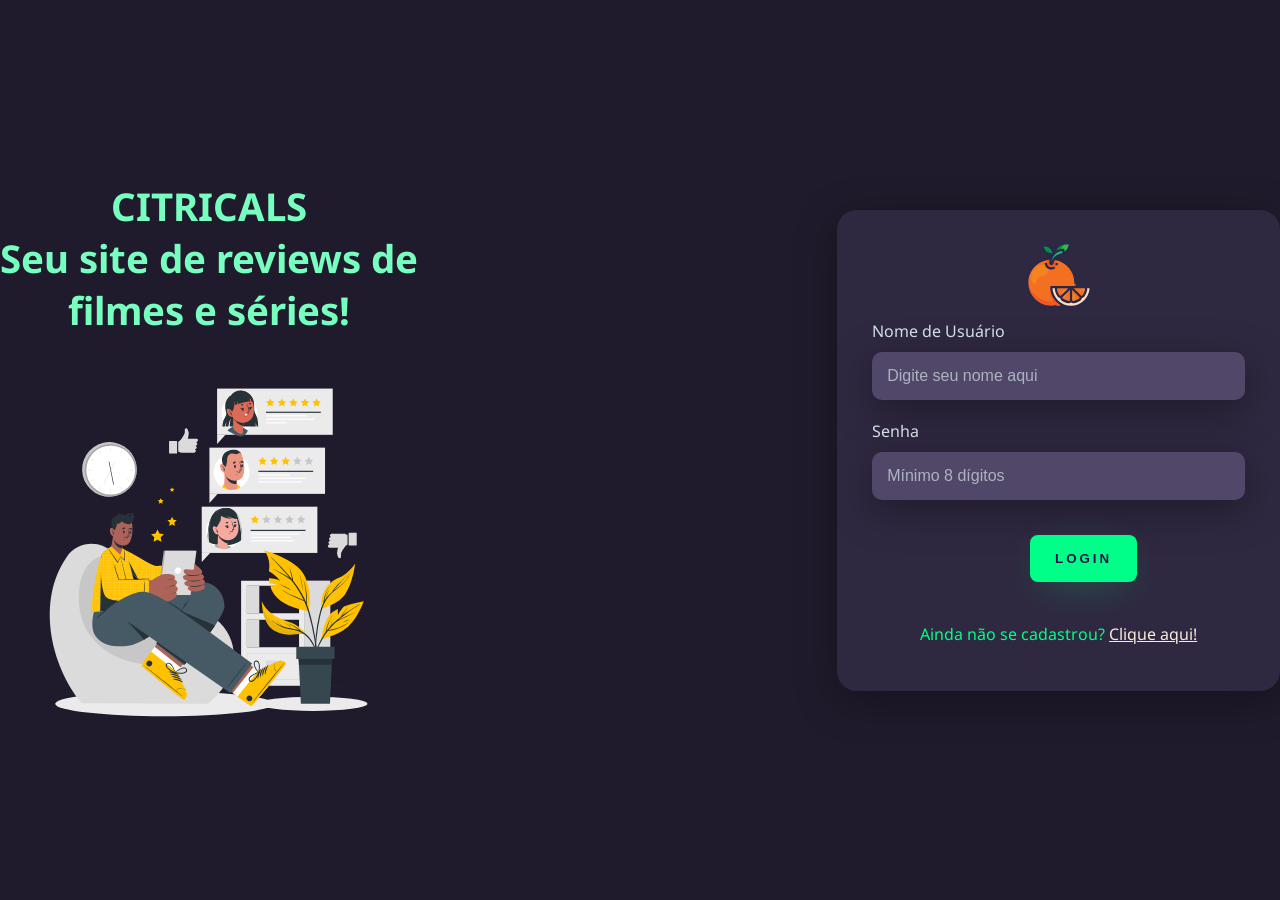
<file: index.html>
<!DOCTYPE html>
<html lang="pt-br">
<head>
    <meta charset="UTF-8">
    <meta http-equiv="X-UA-Compatible" content="IE=edge">
    <meta name="viewport" content="width=device-width, initial-scale=1.0">
    <link rel="stylesheet" href="style.css">
    <link rel="shortcut icon" href="orange_food_fruit_icon_182571.svg" type="image/x-icon">
    <title>Login Page</title>
</head>
<body>
   <div class="main-login">
    <div class="left-login">
        <h1><center>CITRICALS<br> Seu site de reviews de filmes e séries!</center></h1>
        <img src="login-page-image.svg" class="left-login-image" alt="animação da página de login">
    </div>
    <div class="right-login"></div>
    <div class="card-login">
       <img src="orange_food_fruit_icon_182571.svg" alt="icon do site">
        <div class="textfield">
            <label for="usuario">Nome de Usuário</label>
            <input type="text" name="usuario" placeholder="Digite seu nome aqui" minlength="5" required>
        </div>
        <div class="textfield">
            <label for="senha">Senha</label>
            <input type="password" name="senha" placeholder="Mínimo 8 dígitos" minlength="8" required>
        </div>
        <a href="menu.html"><button class="btn-login">Login</button></a>
        <div class="submit">
            <p class="sign">Ainda não se cadastrou? <a href="sign-here.html" class="sign-here">Clique aqui!</a></p>
        </div>
    </div>
   </div>
</body>
</html>
</file>
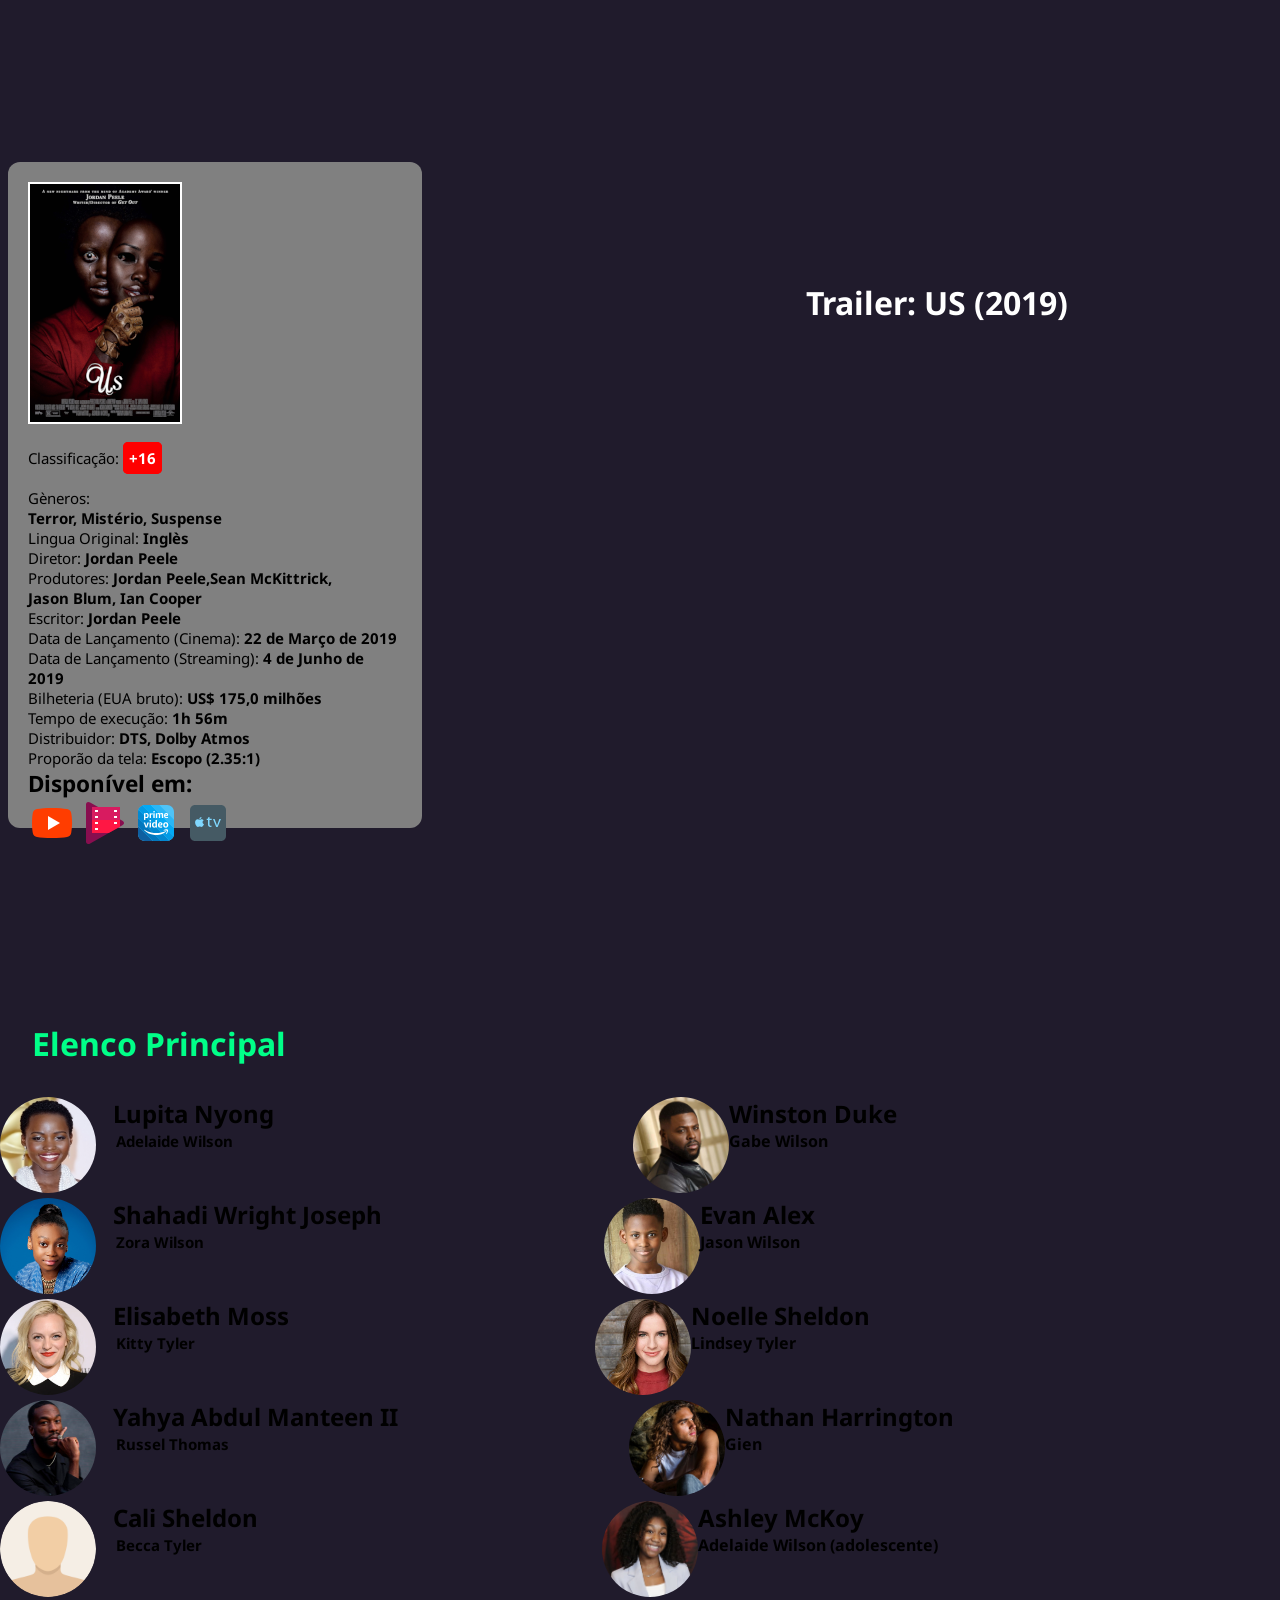
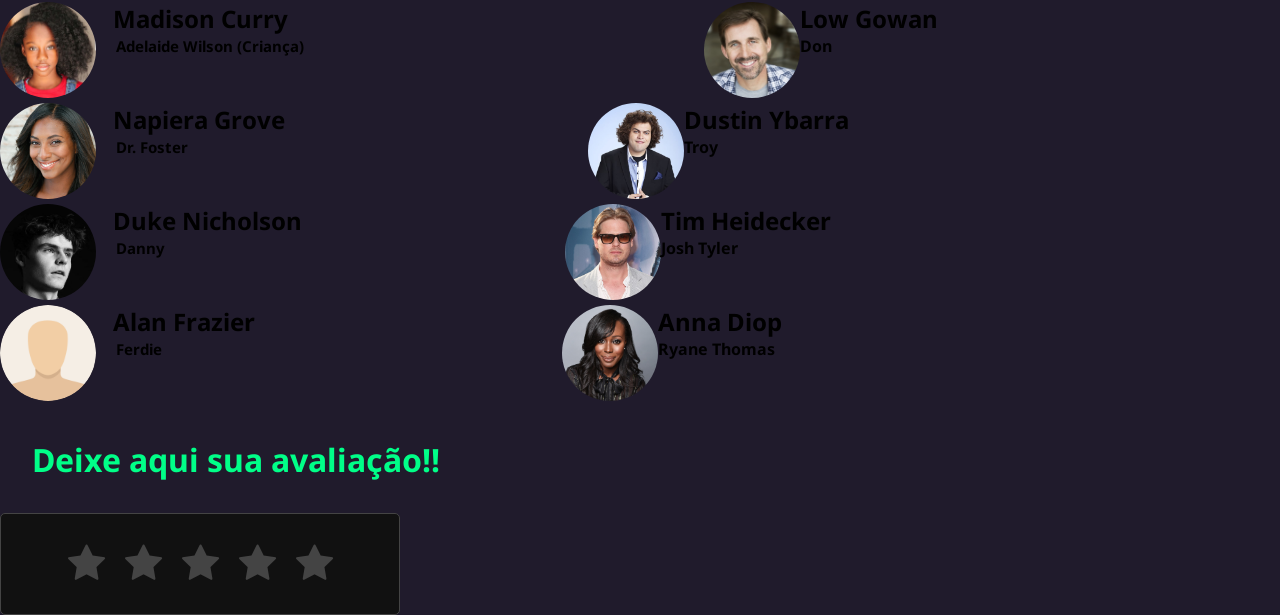
<file: filme1.html>
<!DOCTYPE html>
<html lang="pt-br">
<head>
    <meta charset="UTF-8">
    <meta http-equiv="X-UA-Compatible" content="IE=edge">
    <meta name="viewport" content="width=device-width, initial-scale=1.0">
    <link rel="stylesheet" href="MEU.css">
    <link rel="shortcut icon" href="/orange_food_fruit_icon_182571.svg" type="image/x-icon">
    <link rel="stylesheet" href="https://cdnjs.cloudflare.com/ajax/libs/font-awesome/4.7.0/css/font-awesome.min.css">
    <title>US (2019)</title>
</head>
<body>
    <div class="page-princ">
        <div class="page-princ-info">
            <div class="page-princ-info-content">
            <img class="banner" src="pictures/banner1.png" alt="banner"> <br><br>
                Classificação: <span id="rating1"><b>+16</b></span>
                <br><br>
                Gèneros: <br>
                <b>Terror,</b> <b>Mistério,</b> <b>Suspense</b> <br>
                Lingua Original: <b>Inglès</b> <br>
                Diretor: <b>Jordan Peele</b> <br>
                Produtores: <b>Jordan Peele,Sean McKittrick, <br>Jason Blum, Ian Cooper</b> <br>
                Escritor: <b>Jordan Peele</b> <br>
                Data de Lançamento (Cinema): <b>22 de Março de 2019</b> <br>
                Data de Lançamento (Streaming): <b>4 de Junho de 2019</b> <br>
                Bilheteria (EUA bruto): <b>US$ 175,0 milhões</b><br>
                Tempo de execução: <b>1h 56m</b><br>
                Distribuidor: <b>DTS, Dolby Atmos</b><br>
                Proporão da tela: <b>Escopo (2.35:1)</b>
                <h2>Disponível em:</h2>
                <a href="https://www.youtube.com/watch?v=amK9amZL_eA" target="_blank"><img src="/pictures/streamings/icons8-reproduzir-youtube.svg" alt="Youtube"></a>
                <a href="https://play.google.com/store/movies/details?id=HSUMxFQSvyY.P&pli=1" target="_blank"><img src="/pictures/streamings/icons8-google-play-movies-and-tv.svg" alt="google play Filmes e TV"></a>
                <a href="https://www.primevideo.com/dp/amzn1.dv.gti.9cb7879b-4b13-d19b-a0d8-914ed9e6c7f3?autoplay=0&ref_=atv_cf_strg_wb" target="_blank"><img src="/pictures/streamings/icons8-amazon-prime-video.svg" alt="amazon prime video"></a>
                <a href="https://tv.apple.com/br/movie/us-2019/umc.cmc.5q0ac7qkd97k4jhx4qiimjz58?action=play" target="_blank"><img src="/pictures/streamings/icons8-apple-tv.svg" alt="Apple TV"></a>
            </div>
        </div>
        <div class="right-content"></div>
        <div id="YTrailer">
            <h1><center>Trailer: US (2019)</center></h1>
            <iframe width="650" height="380" src="https://www.youtube.com/embed/fQ19DupGfzk?autoplay=1&mute=1" title="Nós - Trailer Oficial (Universal Pictures) HD" frameborder="0" allow="accelerometer; autoplay; clipboard-write; encrypted-media; gyroscope; picture-in-picture" allowfullscreen></iframe>
        </div>
    </div>
    <div class="cast-title">
        <h1>Elenco Principal</h1>
    </div>
    <div class="cast-area">
        <div class="cast-photo-left">
            <a href="https://pt.wikipedia.org/wiki/Lupita_Nyong%27o"><img src="/pictures/lupita-nyongo_oscars-2015-makeupjpg.jpg" alt="Lupita Nyong"></a>
            </div>
            <div class="cast-left-name">
                <a href="https://pt.wikipedia.org/wiki/Lupita_Nyong%27o" target="_blank"><h2>Lupita Nyong<br></h2><b>Adelaide Wilson</b></a>
            </div>
                <div class="cast-photo-right">
                    <a href="https://pt.wikipedia.org/wiki/Winston_Duke" target="_blank"> <img src="/pictures/Winston-Duke-Photo.jpg" alt=""></a><a href="https://pt.wikipedia.org/wiki/Winston_Duke">
                </div>
                <div class="cast-right-name">
                    <h2>Winston Duke</h2><b>Gabe Wilson</b></a>
                </div>
        </div>
    </div>
    <div class="cast-area">
        <div class="cast-photo-left">
            <a href="https://en.wikipedia.org/wiki/Shahadi_Wright_Joseph" target="_blank"><img src="/pictures/-_xPjSYRVa6hOXW7rjwRrdUO3fG2hFrPpCeXjWq6lGUCA6kCXFLcejGyVTw-M0Fr5uvGgl1RBiJmrXvEQXEp1SZo6h8fgvLX63-FihRlT5iQnFENfpGOkXId3t7DXQUx.jpg" alt=""></a>
        </div>
        <div class="cast-left-name">
            <a href="https://en.wikipedia.org/wiki/Shahadi_Wright_Joseph" target="_blank"><h2>Shahadi Wright Joseph</h2><b>Zora Wilson</b></a>
        </div>
            <div class="cast-photo-right">
                <a href="https://en.everybodywiki.com/Evan_Alex"><img src="/pictures/4287.jpg" alt=""></a>
            </div>
            <div class="cast-right-name">
                <a href="https://en.everybodywiki.com/Evan_Alex"><h2>Evan Alex</h2><b>Jason Wilson</b></a>
            </div>
    </div>
    <div class="cast-area">
        <div class="cast-photo-left">
            <a href="https://pt.wikipedia.org/wiki/Elisabeth_Moss" target="_blank"><img src="/pictures/513832fdc70a265aeb62d06e8f0e384148-29-elizabeth-moss.rsquare.w700.webp" alt=""></a>
        </div>
        <div class="cast-left-name">
            <a href="https://pt.wikipedia.org/wiki/Elisabeth_Moss" target="_blank"><h2>Elisabeth Moss</h2><b>Kitty Tyler</b></a>
        </div>
            <div class="cast-photo-right">
                <a href=""><img src="/pictures/666full-noelle-sheldon.jpg" alt=""></a>
            </div>
            <div class="cast-right-name">
                <a href=""><h2>Noelle Sheldon</h2><b>Lindsey Tyler</b></a>
            </div>
    </div>
    <div class="cast-area">
        <div class="cast-photo-left">
            <a href="https://pt.wikipedia.org/wiki/Yahya_Abdul-Mateen_II" target="_blank"><img src="/pictures/NYET302-127_2020_123625.jpg" alt=""></a>
        </div>
        <div class="cast-left-name">
            <a href="https://pt.wikipedia.org/wiki/Yahya_Abdul-Mateen_II" target="_blank"><h2>Yahya Abdul Manteen II</h2><b>Russel Thomas</b></a>
        </div>
        <div class="cast-photo-right">
            <img src="/pictures/Zs_qLe-VWrVSUW0r6v-A1TjZe5pU9ojhapkEi6uSSQjzEv21T7r_oAHojJEcJJ5U2SDNR1EGg5s2T5-UrUYJHwoFLjkqrEsEaTGLvPSDK-BKpDPxqGzb73LZvJeiZhd8.jpg" alt="">
        </div>
        <div class="cast-right-name">
            <h2>Nathan Harrington</h2><b>Gien</b>
        </div>
    </div>
    <div class="cast-area">
        <div class="cast-photo-left">
            <img src="/pictures/user.ico" alt="">
        </div>
        <div class="cast-left-name">
            <h2>Cali Sheldon</h2><b>Becca Tyler</b>
        </div>
        <div class="cast-photo-right">
            <img src="/pictures/US-PREMIERE.jpg" alt="">
        </div>
        <div class="cast-right-name">
            <h2>Ashley McKoy</h2><b>Adelaide Wilson (adolescente)</b>
        </div>
    </div>
    <div class="cast-area">
        <div class="cast-photo-left">
            <img src="/pictures/MmzTrJu6OUhcabAoguuqmhd-1RtFlyDEM01Iaa3P9GWuIJUZZrBabt8b5BNujotb4LHlzE5r_DdLWDre17przgdSQDtFOHy4KfOedcKg-3M.jpg" alt="">
        </div>
        <div class="cast-left-name">
            <h2>Madison Curry</h2><b>Adelaide Wilson (Criança)</b>
        </div>
            <div class="cast-photo-right">
                <img src="/pictures/a21488cc05819744dea77c91.jpg" alt="">
            </div>
            <div class="cast-right-name">
                <h2>Low Gowan</h2><b>Don</b>
            </div>
    </div>
    <div class="cast-area">
        <div class="cast-photo-left">
            <img src="/pictures/FwU3EZ0Qm966LieWIs-6xAer8gEfNNXT44OhI0SUS0T6Cjayzbe_bPf9uLBN7MgJyjO98g7NFHDxqCosES-AM_PkXGJdMoB7iU90dk8hMaQ0MX9iJepO_enbaG5W-Z_H.jpg" alt="">
        </div>
        <div class="cast-left-name">
            <h2>Napiera Grove</h2><b>Dr. Foster</b>
        </div>
        <div class="cast-photo-right">
            <img src="/pictures/MV5BOTg1MzI3MjAyNF5BMl5BanBnXkFtZTcwNDkzMjE1OQ@@._V1_UY1200_CR172,0,630,1200_AL_.jpg" alt="">
        </div>
        <div class="cast-right">
            <a href="https://en.wikipedia.org/wiki/Dustin_Ybarra" target="_blank"><h2>Dustin Ybarra</h2><b>Troy</b></a>
        </div>
    </div>
    <div class="cast-area">
        <div class="cast-photo-left">
            <img src="/pictures/th.png" alt="">
        </div>
        <div class="cast-left-name">
            <h2>Duke Nicholson</h2><b>Danny</b>
        </div>
        <div class="cast-photo-right">
            <a href="https://en.wikipedia.org/wiki/Tim_Heidecker" target="_blank"><img src="/pictures/Tim-Heidecker-1476455702-640x639.jpg" alt=""></a>
        </div>
        <div class="cast-right-name">
            <a href="https://en.wikipedia.org/wiki/Tim_Heidecker" target="_blank"><h2>Tim Heidecker</h2><b>Josh Tyler</b></a>
        </div>
    </div>
    <div class="cast-area">
        <div class="cast-photo-left">
            <img src="/pictures/user.ico" alt="Alan Frazier">
        </div>
        <div class="cast-left-name">
            <h2>Alan Frazier</h2><b>Ferdie</b>
        </div>
        <div class="cast-photo-right">
            <a href="https://pt.wikipedia.org/wiki/Anna_Diop" target="_blank"><img src="/pictures/Hot-Pictures-Of-Anna-Diop-13.jpg" alt=""></a>
        </div>
        <div class="cast-right-name">
            <a href="https://pt.wikipedia.org/wiki/Anna_Diop" target="_blank"><h2>Anna Diop</h2><b>Ryane Thomas</b></a>
    </div>
    </div>
    <h1 class="avaliation">Deixe aqui sua avaliação!!</h1>
    <div class="comment-section">
        <div class="post">
            <div class="text">Obrigado pela sua avaliação!</div>
            <div class="edit">EDITAR</div>
        </div>
        <div class="star-widget">
            <input type="radio" name="rate" id="rate-5">
            <label for="rate-5" class="fa fa-star"></label>
            <input type="radio" name="rate" id="rate-4">
            <label for="rate-4" class="fa fa-star"></label>
            <input type="radio" name="rate" id="rate-3">
            <label for="rate-3" class="fa fa-star"></label>
            <input type="radio" name="rate" id="rate-2">
            <label for="rate-2" class="fa fa-star"></label>
            <input type="radio" name="rate" id="rate-1">
            <label for="rate-1" class="fa fa-star"></label>
            <form action="#">
                <header></header>
                <div class="textarea">
                    <textarea cols="30" placeholder="Deixe sua avaliação aqui."></textarea>
                </div>
                <div class="btn">
                    <button type="submit">postar</button>
                </div>
            </form>
        </div>
    </div>

    <script>
        const btn = document.querySelector("button");
        const post = document.querySelector(".post");
        const widget = document.querySelector(".star-widget");
        const editBtn = document.querySelector(".edit");
        btn.onclick = ()=>{
            widget.style.display = "none";
            post.style.display = "block";
            editBtn.onclick = ()=>{
            widget.style.display = "block";
            post.style.display = "none";
           }
            return false;
        }
    </script>
</body>
</html>
</file>
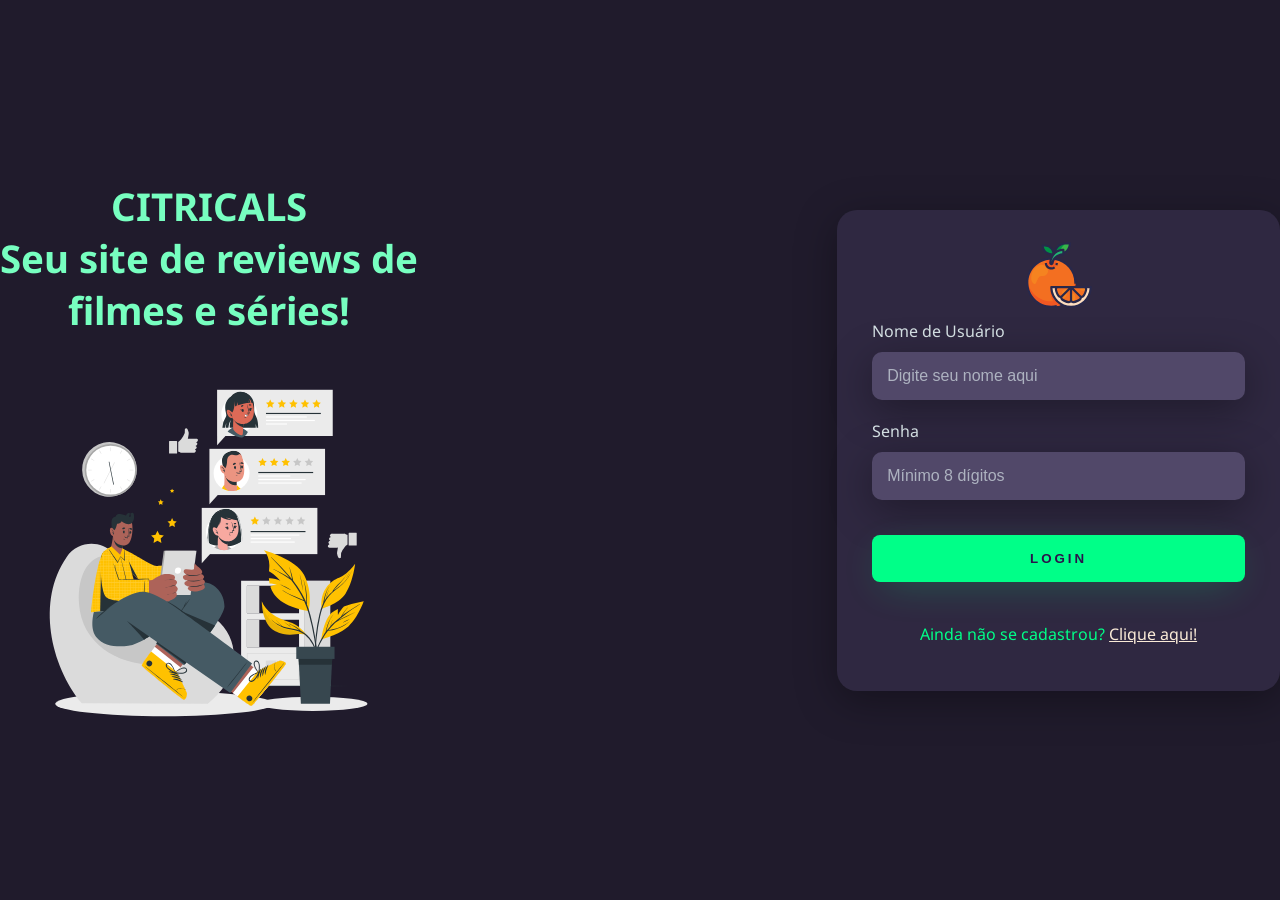
<file: Login-page.html>
<!DOCTYPE html>
<html lang="pt-br">
<head>
    <meta charset="UTF-8">
    <meta http-equiv="X-UA-Compatible" content="IE=edge">
    <meta name="viewport" content="width=device-width, initial-scale=1.0">
    <link rel="stylesheet" href="style.css">
    <link rel="shortcut icon" href="orange_food_fruit_icon_182571.svg" type="image/x-icon">
    <title>Login Page</title>
</head>
<body>
   <div class="main-login">
    <div class="left-login">
        <h1><center>CITRICALS<br> Seu site de reviews de filmes e séries!</center></h1>
        <img src="login-page-image.svg" class="left-login-image" alt="animação da página de login">
    </div>
    <div class="right-login"></div>
    <div class="card-login">
       <img src="orange_food_fruit_icon_182571.svg" alt="icon do site">
        <div class="textfield">
            <label for="usuario">Nome de Usuário</label>
            <input type="text" name="usuario" placeholder="Digite seu nome aqui" minlength="5" required>
        </div>
        <div class="textfield">
            <label for="senha">Senha</label>
            <input type="password" name="senha" placeholder="Mínimo 8 dígitos" minlength="8" required>
        </div>
        <button class="btn-login">Login</button>
        <div class="submit">
            <p class="sign">Ainda não se cadastrou? <a href="sign-here.html" class="sign-here">Clique aqui!</a></p>
        </div>
    </div>
   </div>
</body>
</html>
</file>
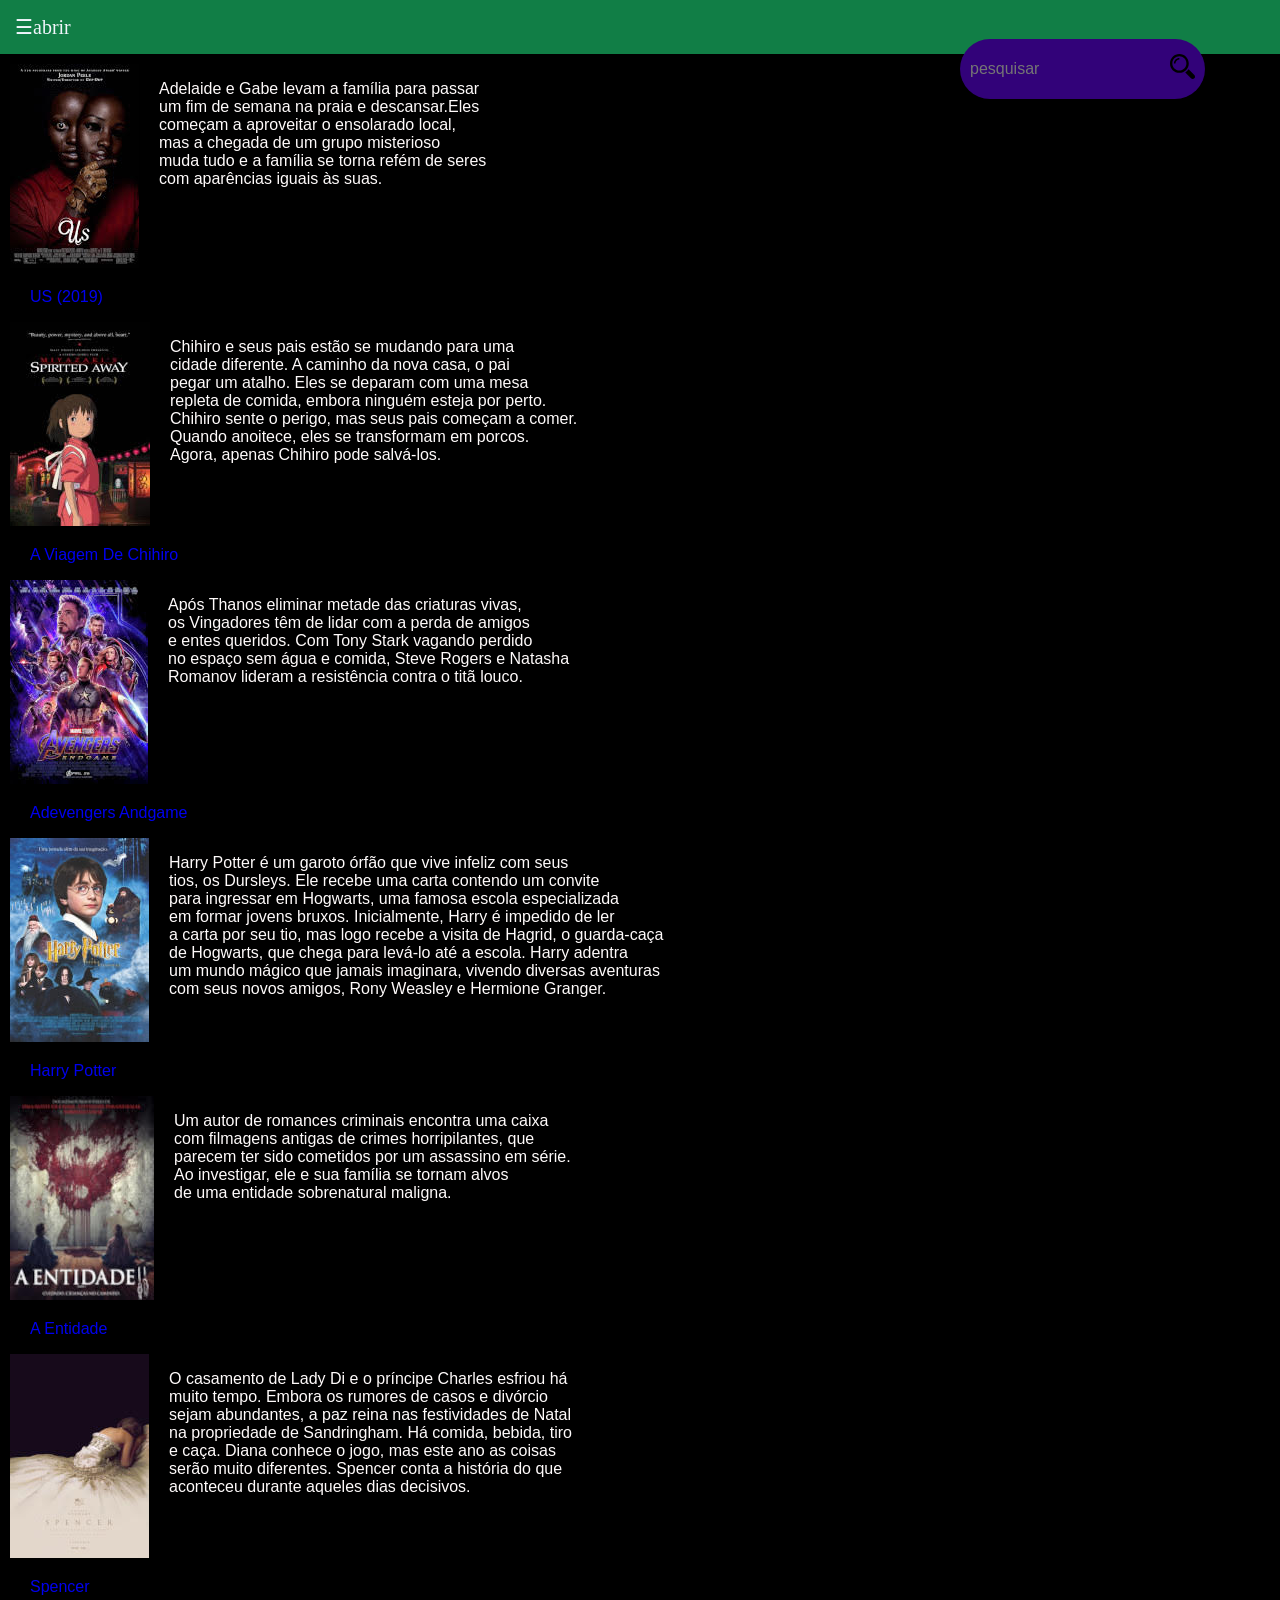
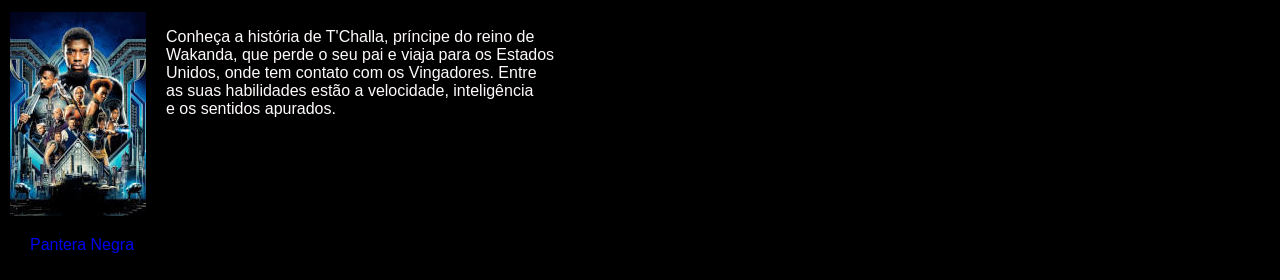
<file: menu.html>
<!DOCTYPE html>
<html lang="pt-br">
<head>
    <meta charset="UTF-8">
    <meta http-equiv="X-UA-Compatible" content="IE=edge">
    <meta name="viewport" content="width=device-width, initial-scale=1.0">
    <title>Menu</title>
    <link rel="stylesheet" href="menu-style.css">
    <link rel="shortcut icon" href="/orange_food_fruit_icon_182571.svg" type="image/x-icon">
</head>
<body>
  <header>
    <a href="#" class="btn-abrir" onclick="abrirmenu()">&#9776;abrir</a>
    <div class="search-box">
      <label for="search"></label>
      <input type="search" class="search-txt" placeholder="pesquisar"> 
      <a href="#" class="search-btn">
        <img src="lupa.svg.svg" alt="lupa"height="35" width="25">
      </a> 
    </div>
    <div class="content">

    </div>
  </header>
<nav id="menu">
  <a href="#" onclick="fecharmenu()">&times; fechar</a>
  <a href="#">bem avaliados</a>
  <a href="profile-page.html">usuario</a>
  <a href="#">sobre</a>
</nav>
<main id="conteudo">
  <div class="container">
    <a href="/pages/filme1.html"><img src="pictures/unnamed (6).jpg" alt="banner"></a>
    <p>Adelaide e Gabe levam a família para passar <br>
       um fim de semana na praia e descansar.Eles <br>
       começam a aproveitar o ensolarado local,<br> 
       mas a chegada de um grupo misterioso <br>
       muda tudo e a família se torna refém de seres <br>
       com aparências iguais às suas.
    </p>
  </div>
<p><a href="filme1.html">US (2019)</a></p>
    <div class="container">
    <img src="pictures/unnamed.jpg" alt="">
    <p>Chihiro e seus pais estão se mudando para uma<br>cidade diferente. A caminho da nova casa, o pai<br> pegar um atalho. Eles se deparam com uma mesa<br>repleta de comida, embora ninguém esteja por perto.<br>Chihiro sente o perigo, mas seus pais começam a comer.<br>Quando anoitece, eles se transformam em porcos.<br>Agora, apenas Chihiro pode salvá-los.</p>
    </div>
 <p><a href="filme2.html">A Viagem De Chihiro</a></p>
    <div class="container">
    <img src="pictures/unnamed (1).jpg" alt="">
    <p>Após Thanos eliminar metade das criaturas vivas,<br>os Vingadores têm de lidar com a perda de amigos<br>e entes queridos. Com Tony Stark vagando perdido<br>no espaço sem água e comida, Steve Rogers e Natasha<br>Romanov lideram a resistência contra o titã louco.</p>
    </div>
    <p><a href="pagina04.html"> Adevengers Andgame</a></p>

    <div class="container">
    <img src="pictures/unnamed (2).jpg" alt="">
    <p>Harry Potter é um garoto órfão que vive infeliz com seus<br>tios, os Dursleys. Ele recebe uma carta contendo um convite<br>para ingressar em Hogwarts, uma famosa escola especializada<br>em formar jovens bruxos. Inicialmente, Harry é impedido de ler<br>a carta por seu tio, mas logo recebe a visita de Hagrid, o guarda-caça<br>de Hogwarts, que chega para levá-lo até a escola. Harry adentra<br>um mundo mágico que jamais imaginara, vivendo diversas aventuras<br>com seus novos amigos, Rony Weasley e Hermione Granger.</p>
    </div>
<p><a href="filme3.html">Harry Potter</a></p>
    <div class="container">
    <img src="pictures/unnamed (3).jpg" alt="">
    <p>Um autor de romances criminais encontra uma caixa<br>com filmagens antigas de crimes horripilantes, que<br>parecem ter sido cometidos por um assassino em série.<br>Ao investigar, ele e sua família se tornam alvos<br>de uma entidade sobrenatural maligna.</p>
    </div>
    <p><a href="pagina06.html">A Entidade</a></p>

    <div class="container">
    <img src="pictures/unnamed (4).jpg" alt="">
    <p>O casamento de Lady Di e o príncipe Charles esfriou há<br>muito tempo. Embora os rumores de casos e divórcio<br>sejam abundantes, a paz reina nas festividades de Natal<br>na propriedade de Sandringham. Há comida, bebida, tiro<br>e caça. Diana conhece o jogo, mas este ano as coisas<br>serão muito diferentes. Spencer conta a história do que<br>aconteceu durante aqueles dias decisivos.</p>
    </div>
    <p><a href="pagina07.html">Spencer</a></p>

    <div class="container">
    <img src="pictures/unnamed (5).jpg" alt="">
    <p>Conheça a história de T'Challa, príncipe do reino de<br>Wakanda, que perde o seu pai e viaja para os Estados<br>Unidos, onde tem contato com os Vingadores. Entre<br>as suas habilidades estão a velocidade, inteligência<br>e os sentidos apurados.</p>
    </div>
    <p><a href="pagina08.html">Pantera Negra</a></p>
  </main>
  <script>
    function abrirmenu() {
      document.getElementById("menu").style.width="250px";
      document.getElementById("conteudo").style.marginLeft ="250px";
    }
  function fecharmenu() {
document.getElementById("menu").style.width="0px";
document.getElementById("conteudo").style.marginLeft = "0px";
  }
  </script>

</body>
</html>
</file>
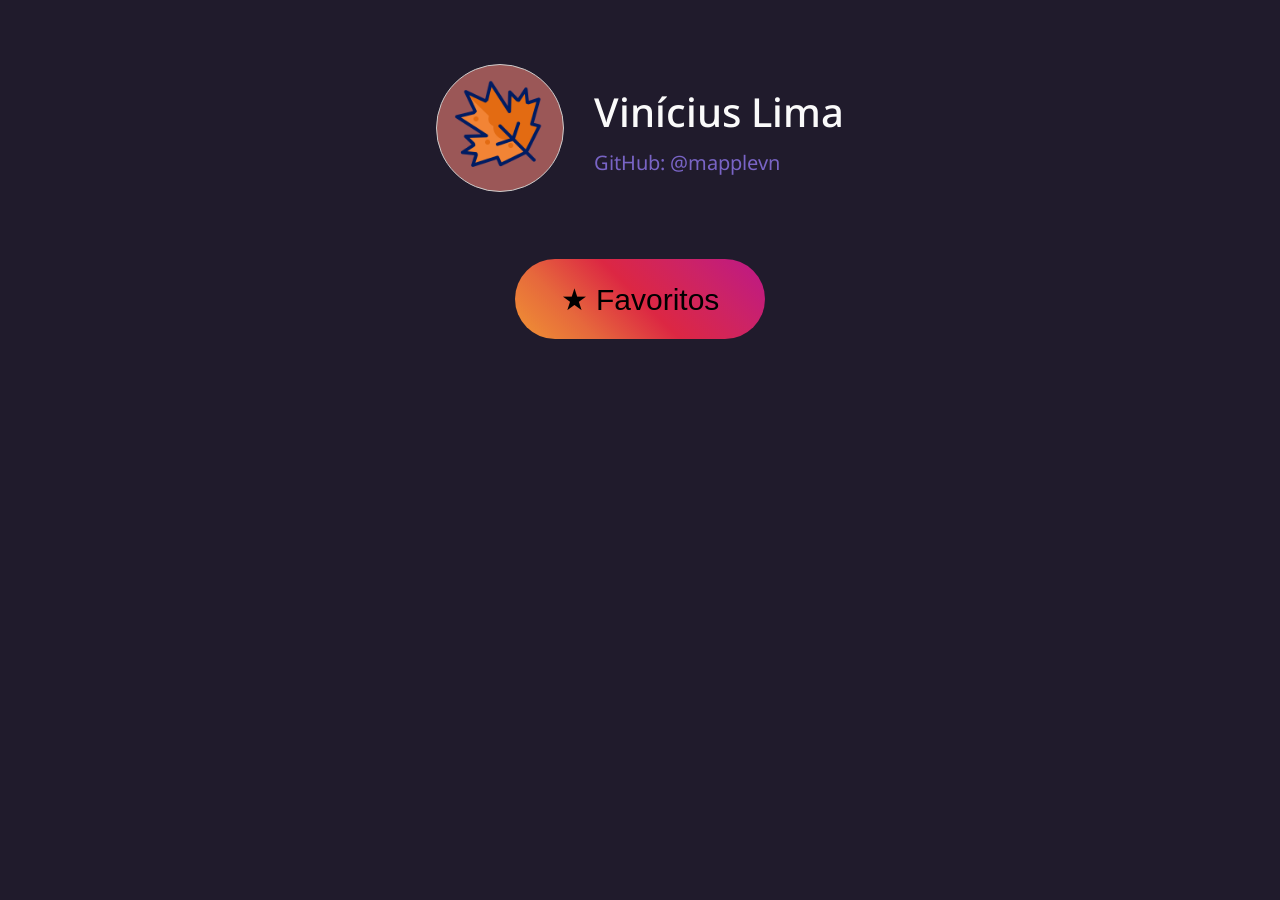
<file: profile-page.html>
<!DOCTYPE html>
<html lang="pt-br">
<head>
    <meta charset="UTF-8">
    <meta http-equiv="X-UA-Compatible" content="IE=edge">
    <meta name="viewport" content="width=device-width, initial-scale=1.0">
    <link rel="stylesheet" href="profile-style.css">
    <link rel="shortcut icon" href="/orange_food_fruit_icon_182571.svg" type="image/x-icon">
    <title>Perfil</title>
</head>
<body>
    <header>
    <div class="max-width">
        <div class="imageContainer">
            <img src="pictures/2730383-fall-inkcontober-leaf-orange-season_112685.png" alt="Seecione uma imagem" id="imgPhoto">
        </div>
    </div>
    <div>
        <h1>Vinícius Lima</h1>
        <p>GitHub: @mapplevn</p>
    </div>
    </header>
   <input type="file" id="fileImg" name="fileImg" accept="image/*">


   <script src="jason.js"></script>

   <button>&#x2605; Favoritos</button>
</body>
</html>
</file>
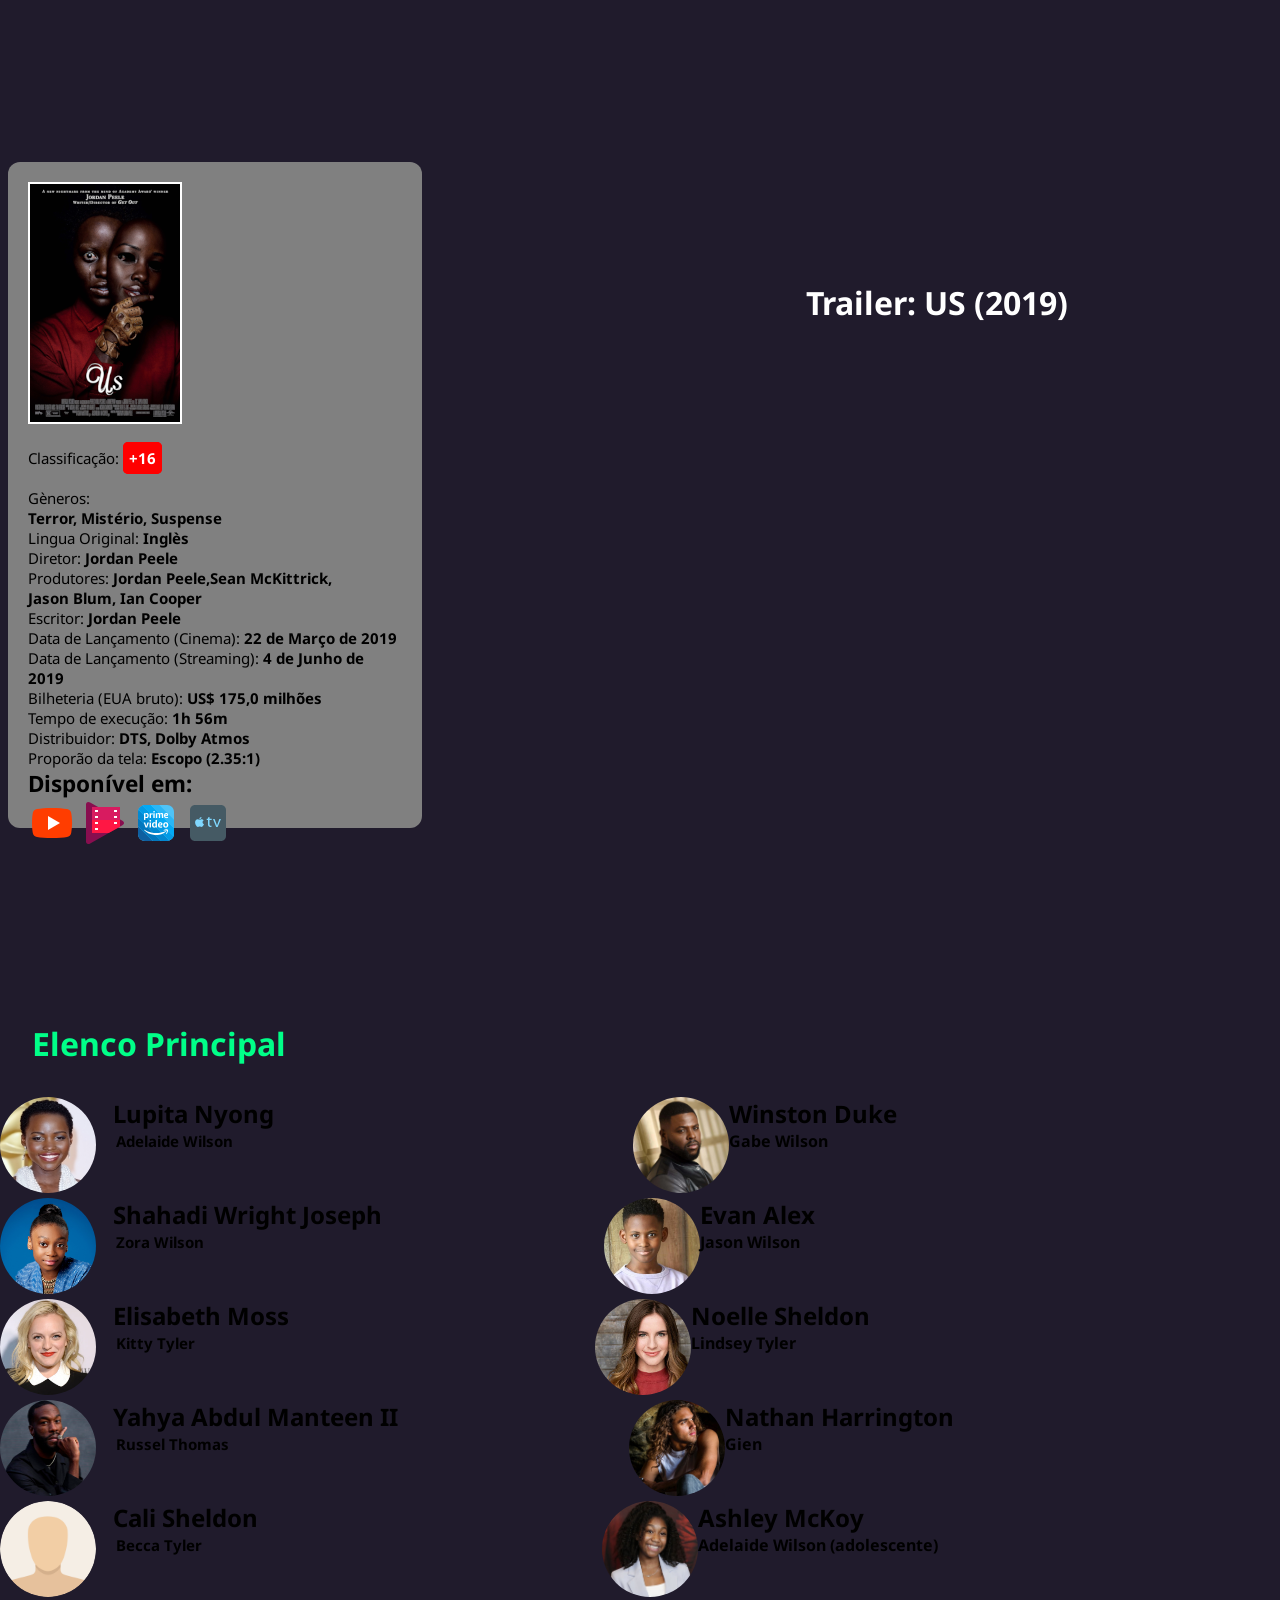
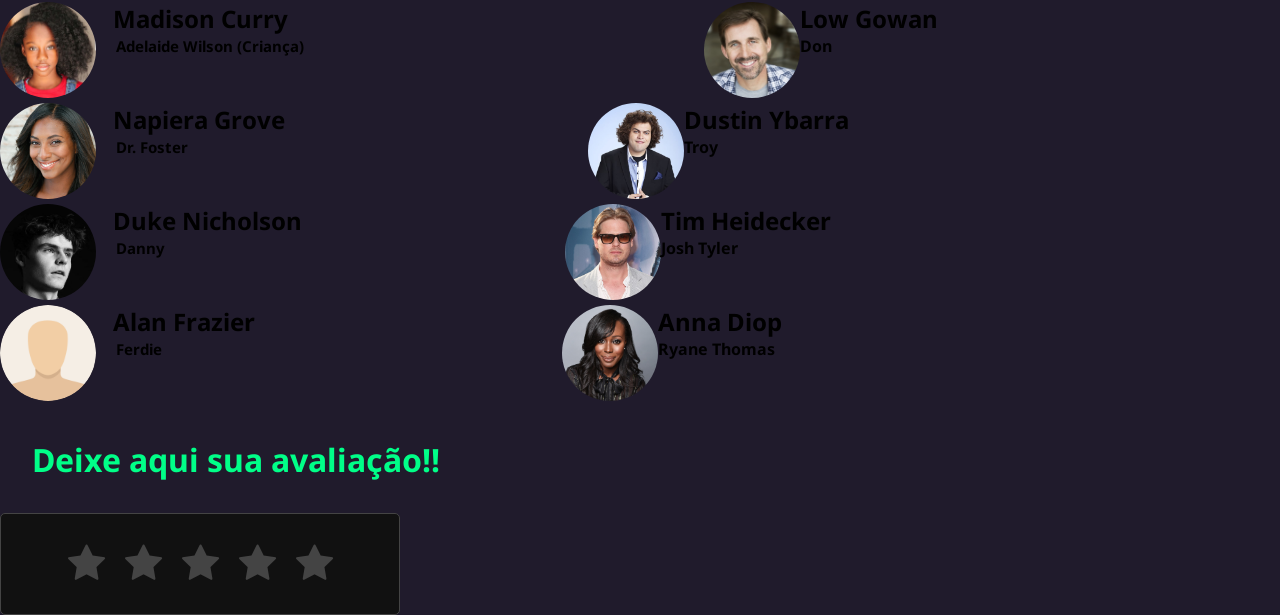
<file: pages/filme1.html>
<!DOCTYPE html>
<html lang="pt-br">
<head>
    <meta charset="UTF-8">
    <meta http-equiv="X-UA-Compatible" content="IE=edge">
    <meta name="viewport" content="width=device-width, initial-scale=1.0">
    <link rel="stylesheet" href="/pages/style.css">
    <link rel="shortcut icon" href="/orange_food_fruit_icon_182571.svg" type="image/x-icon">
    <link rel="stylesheet" href="https://cdnjs.cloudflare.com/ajax/libs/font-awesome/4.7.0/css/font-awesome.min.css">
    <title>US (2019)</title>
</head>
<body>
    <div class="page-princ">
        <div class="page-princ-info">
            <div class="page-princ-info-content">
            <img class="banner" src="/pictures/banner1.png" alt="banner"> <br><br>
                Classificação: <span id="rating1"><b>+16</b></span>
                <br><br>
                Gèneros: <br>
                <b>Terror,</b> <b>Mistério,</b> <b>Suspense</b> <br>
                Lingua Original: <b>Inglès</b> <br>
                Diretor: <b>Jordan Peele</b> <br>
                Produtores: <b>Jordan Peele,Sean McKittrick, <br>Jason Blum, Ian Cooper</b> <br>
                Escritor: <b>Jordan Peele</b> <br>
                Data de Lançamento (Cinema): <b>22 de Março de 2019</b> <br>
                Data de Lançamento (Streaming): <b>4 de Junho de 2019</b> <br>
                Bilheteria (EUA bruto): <b>US$ 175,0 milhões</b><br>
                Tempo de execução: <b>1h 56m</b><br>
                Distribuidor: <b>DTS, Dolby Atmos</b><br>
                Proporão da tela: <b>Escopo (2.35:1)</b>
                <h2>Disponível em:</h2>
                <a href="https://www.youtube.com/watch?v=amK9amZL_eA" target="_blank"><img src="/pictures/streamings/icons8-reproduzir-youtube.svg" alt="Youtube"></a>
                <a href="https://play.google.com/store/movies/details?id=HSUMxFQSvyY.P&pli=1" target="_blank"><img src="/pictures/streamings/icons8-google-play-movies-and-tv.svg" alt="google play Filmes e TV"></a>
                <a href="https://www.primevideo.com/dp/amzn1.dv.gti.9cb7879b-4b13-d19b-a0d8-914ed9e6c7f3?autoplay=0&ref_=atv_cf_strg_wb" target="_blank"><img src="/pictures/streamings/icons8-amazon-prime-video.svg" alt="amazon prime video"></a>
                <a href="https://tv.apple.com/br/movie/us-2019/umc.cmc.5q0ac7qkd97k4jhx4qiimjz58?action=play" target="_blank"><img src="/pictures/streamings/icons8-apple-tv.svg" alt="Apple TV"></a>
            </div>
        </div>
        <div class="right-content"></div>
        <div id="YTrailer">
            <h1><center>Trailer: US (2019)</center></h1>
            <iframe width="650" height="380" src="https://www.youtube.com/embed/fQ19DupGfzk?autoplay=1&mute=1" title="Nós - Trailer Oficial (Universal Pictures) HD" frameborder="0" allow="accelerometer; autoplay; clipboard-write; encrypted-media; gyroscope; picture-in-picture" allowfullscreen></iframe>
        </div>
    </div>
    <div class="cast-title">
        <h1>Elenco Principal</h1>
    </div>
    <div class="cast-area">
        <div class="cast-photo-left">
            <a href="https://pt.wikipedia.org/wiki/Lupita_Nyong%27o"><img src="/pictures/lupita-nyongo_oscars-2015-makeupjpg.jpg" alt="Lupita Nyong"></a>
            </div>
            <div class="cast-left-name">
                <a href="https://pt.wikipedia.org/wiki/Lupita_Nyong%27o" target="_blank"><h2>Lupita Nyong<br></h2><b>Adelaide Wilson</b></a>
            </div>
                <div class="cast-photo-right">
                    <a href="https://pt.wikipedia.org/wiki/Winston_Duke" target="_blank"> <img src="/pictures/Winston-Duke-Photo.jpg" alt=""></a><a href="https://pt.wikipedia.org/wiki/Winston_Duke">
                </div>
                <div class="cast-right-name">
                    <h2>Winston Duke</h2><b>Gabe Wilson</b></a>
                </div>
        </div>
    </div>
    <div class="cast-area">
        <div class="cast-photo-left">
            <a href="https://en.wikipedia.org/wiki/Shahadi_Wright_Joseph" target="_blank"><img src="/pictures/-_xPjSYRVa6hOXW7rjwRrdUO3fG2hFrPpCeXjWq6lGUCA6kCXFLcejGyVTw-M0Fr5uvGgl1RBiJmrXvEQXEp1SZo6h8fgvLX63-FihRlT5iQnFENfpGOkXId3t7DXQUx.jpg" alt=""></a>
        </div>
        <div class="cast-left-name">
            <a href="https://en.wikipedia.org/wiki/Shahadi_Wright_Joseph" target="_blank"><h2>Shahadi Wright Joseph</h2><b>Zora Wilson</b></a>
        </div>
            <div class="cast-photo-right">
                <a href="https://en.everybodywiki.com/Evan_Alex"><img src="/pictures/4287.jpg" alt=""></a>
            </div>
            <div class="cast-right-name">
                <a href="https://en.everybodywiki.com/Evan_Alex"><h2>Evan Alex</h2><b>Jason Wilson</b></a>
            </div>
    </div>
    <div class="cast-area">
        <div class="cast-photo-left">
            <a href="https://pt.wikipedia.org/wiki/Elisabeth_Moss" target="_blank"><img src="/pictures/513832fdc70a265aeb62d06e8f0e384148-29-elizabeth-moss.rsquare.w700.webp" alt=""></a>
        </div>
        <div class="cast-left-name">
            <a href="https://pt.wikipedia.org/wiki/Elisabeth_Moss" target="_blank"><h2>Elisabeth Moss</h2><b>Kitty Tyler</b></a>
        </div>
            <div class="cast-photo-right">
                <a href=""><img src="/pictures/666full-noelle-sheldon.jpg" alt=""></a>
            </div>
            <div class="cast-right-name">
                <a href=""><h2>Noelle Sheldon</h2><b>Lindsey Tyler</b></a>
            </div>
    </div>
    <div class="cast-area">
        <div class="cast-photo-left">
            <a href="https://pt.wikipedia.org/wiki/Yahya_Abdul-Mateen_II" target="_blank"><img src="/pictures/NYET302-127_2020_123625.jpg" alt=""></a>
        </div>
        <div class="cast-left-name">
            <a href="https://pt.wikipedia.org/wiki/Yahya_Abdul-Mateen_II" target="_blank"><h2>Yahya Abdul Manteen II</h2><b>Russel Thomas</b></a>
        </div>
        <div class="cast-photo-right">
            <img src="/pictures/Zs_qLe-VWrVSUW0r6v-A1TjZe5pU9ojhapkEi6uSSQjzEv21T7r_oAHojJEcJJ5U2SDNR1EGg5s2T5-UrUYJHwoFLjkqrEsEaTGLvPSDK-BKpDPxqGzb73LZvJeiZhd8.jpg" alt="">
        </div>
        <div class="cast-right-name">
            <h2>Nathan Harrington</h2><b>Gien</b>
        </div>
    </div>
    <div class="cast-area">
        <div class="cast-photo-left">
            <img src="/pictures/user.ico" alt="">
        </div>
        <div class="cast-left-name">
            <h2>Cali Sheldon</h2><b>Becca Tyler</b>
        </div>
        <div class="cast-photo-right">
            <img src="/pictures/US-PREMIERE.jpg" alt="">
        </div>
        <div class="cast-right-name">
            <h2>Ashley McKoy</h2><b>Adelaide Wilson (adolescente)</b>
        </div>
    </div>
    <div class="cast-area">
        <div class="cast-photo-left">
            <img src="/pictures/MmzTrJu6OUhcabAoguuqmhd-1RtFlyDEM01Iaa3P9GWuIJUZZrBabt8b5BNujotb4LHlzE5r_DdLWDre17przgdSQDtFOHy4KfOedcKg-3M.jpg" alt="">
        </div>
        <div class="cast-left-name">
            <h2>Madison Curry</h2><b>Adelaide Wilson (Criança)</b>
        </div>
            <div class="cast-photo-right">
                <img src="/pictures/a21488cc05819744dea77c91.jpg" alt="">
            </div>
            <div class="cast-right-name">
                <h2>Low Gowan</h2><b>Don</b>
            </div>
    </div>
    <div class="cast-area">
        <div class="cast-photo-left">
            <img src="/pictures/FwU3EZ0Qm966LieWIs-6xAer8gEfNNXT44OhI0SUS0T6Cjayzbe_bPf9uLBN7MgJyjO98g7NFHDxqCosES-AM_PkXGJdMoB7iU90dk8hMaQ0MX9iJepO_enbaG5W-Z_H.jpg" alt="">
        </div>
        <div class="cast-left-name">
            <h2>Napiera Grove</h2><b>Dr. Foster</b>
        </div>
        <div class="cast-photo-right">
            <img src="/pictures/MV5BOTg1MzI3MjAyNF5BMl5BanBnXkFtZTcwNDkzMjE1OQ@@._V1_UY1200_CR172,0,630,1200_AL_.jpg" alt="">
        </div>
        <div class="cast-right">
            <a href="https://en.wikipedia.org/wiki/Dustin_Ybarra" target="_blank"><h2>Dustin Ybarra</h2><b>Troy</b></a>
        </div>
    </div>
    <div class="cast-area">
        <div class="cast-photo-left">
            <img src="/pictures/th.png" alt="">
        </div>
        <div class="cast-left-name">
            <h2>Duke Nicholson</h2><b>Danny</b>
        </div>
        <div class="cast-photo-right">
            <a href="https://en.wikipedia.org/wiki/Tim_Heidecker" target="_blank"><img src="/pictures/Tim-Heidecker-1476455702-640x639.jpg" alt=""></a>
        </div>
        <div class="cast-right-name">
            <a href="https://en.wikipedia.org/wiki/Tim_Heidecker" target="_blank"><h2>Tim Heidecker</h2><b>Josh Tyler</b></a>
        </div>
    </div>
    <div class="cast-area">
        <div class="cast-photo-left">
            <img src="/pictures/user.ico" alt="Alan Frazier">
        </div>
        <div class="cast-left-name">
            <h2>Alan Frazier</h2><b>Ferdie</b>
        </div>
        <div class="cast-photo-right">
            <a href="https://pt.wikipedia.org/wiki/Anna_Diop" target="_blank"><img src="/pictures/Hot-Pictures-Of-Anna-Diop-13.jpg" alt=""></a>
        </div>
        <div class="cast-right-name">
            <a href="https://pt.wikipedia.org/wiki/Anna_Diop" target="_blank"><h2>Anna Diop</h2><b>Ryane Thomas</b></a>
    </div>
    </div>
    <h1 class="avaliation">Deixe aqui sua avaliação!!</h1>
    <div class="comment-section">
        <div class="post">
            <div class="text">Obrigado pela sua avaliação!</div>
            <div class="edit">EDITAR</div>
        </div>
        <div class="star-widget">
            <input type="radio" name="rate" id="rate-5">
            <label for="rate-5" class="fa fa-star"></label>
            <input type="radio" name="rate" id="rate-4">
            <label for="rate-4" class="fa fa-star"></label>
            <input type="radio" name="rate" id="rate-3">
            <label for="rate-3" class="fa fa-star"></label>
            <input type="radio" name="rate" id="rate-2">
            <label for="rate-2" class="fa fa-star"></label>
            <input type="radio" name="rate" id="rate-1">
            <label for="rate-1" class="fa fa-star"></label>
            <form action="#">
                <header></header>
                <div class="textarea">
                    <textarea cols="30" placeholder="Deixe sua avaliação aqui."></textarea>
                </div>
                <div class="btn">
                    <button type="submit">postar</button>
                </div>
            </form>
        </div>
    </div>

    <script>
        const btn = document.querySelector("button");
        const post = document.querySelector(".post");
        const widget = document.querySelector(".star-widget");
        const editBtn = document.querySelector(".edit");
        btn.onclick = ()=>{
            widget.style.display = "none";
            post.style.display = "block";
            editBtn.onclick = ()=>{
            widget.style.display = "block";
            post.style.display = "none";
           }
            return false;
        }
    </script>
</body>
</html>
</file>
<file: style.css>
@import url('https://fonts.googleapis.com/css2?family=Noto+Sans&display=swap');

body {
    margin: 0;
    font-family: 'Noto Sans', sans-serif;
}

body * {
    box-sizing: border-box;
}

.main-login {
    width: 100vw;
    height: 100vh;
    background-color: #201b2c;
    display: flex;
    justify-content: center;
    align-items: center;
}

.left-login {
    width: 50vw;
    height: 100vh;
    display: flex;
    justify-content: center;
    align-items: center;
    flex-direction: column;
}

.left-login > h1 {
    font-size: 3vw;
    color: #77ffc0;
}

.left-login-image {
    width: 30vw;
}

.right-login {
    width: 50vw;
    height: 100vh;
    display: flex;
    justify-content: center;
    align-items: center;  
}

.card-login {
    width: 50%;
    display: flex;
    justify-content: center;
    align-items: center;
    flex-direction: column;
    padding: 30px 35px;
    background: #2f2841;
    border-radius: 20px;
    box-shadow: 0px 10px 40px #00000056;
}

.card-login > img {
    max-width: 70px;
}

.textfield {
    width: 100%;
    display: flex;
    flex-direction: column;
    align-items: flex-start;
    justify-content: center;
    margin: 10px 0px;
}

.textfield > input {
    width: 100%;
    border: none;
    border-radius: 10px;
    padding: 15px;
    background: #514869;
    color: #f0ffffde;
    font-size: 12pt;
    box-shadow: 0px 10px 40px #00000056;
    outline: none;
    box-sizing: border-box;
}

.textfield > label {
    color: #f0ffffde;
    margin-bottom: 10px;
}

.textfield > input::placeholder {
    color: #f0ffff94;
}

.btn-login {
    width: 100%;
    padding: 16px 0px;
    margin: 25px;
    border: none;
    border-radius: 8px;
    outline: none;
    text-transform: uppercase;
    font-weight: 800;
    letter-spacing: 3px;
    color: #2b134b;
    background-color: #00ff88;
    cursor: pointer;
    box-shadow: 0px 10px 40px -12px #00ff8052;
}

.submit {
    margin: 0;
}

.submit p {
    color: #00ff88;
}
.submit a {
    color: antiquewhite;
}

@media only screen and (max-width: 950px) {
    .card-login {
        width: 86%;
    }
}

@media only screen and (max-width: 600px) {
    .main-login {
        flex-direction: column;
    }
    .left-login > h1 {
        display: none;
    }

    .left-login {
        width: 100%;
        height: auto;
    }

    .right-login {
        width: 100%;
        height: auto;
    }
    
    .right-login-image {
        width: 50vw;
    }

    .card-login {
        width: 90;
    }
}
</file>
<file: MEU.css>
@import url('https://fonts.googleapis.com/css2?family=Noto+Sans&display=swap');

body,html {
    margin: 0;
    font-family: 'Noto Sans', sans-serif;
    background-color: #201b2c;
    display: grid;
    height: 100%;
}
* {
    margin: 0;
    padding: 0;
    box-sizing: border-box;
}


/*Info area*/

.page-princ {
    width: 98vw;
    height: 110vh;
    display: flex;
    justify-content: center;
    align-items: center;
    margin-left: 8px;
}
.page-princ-info {
    font-size: 15px;
    background-color: gray;
    height: 52vw; 
    border-radius: 12px;
}
.page-princ-info .banner {
    border: 2px solid white;
}
#rating1 {
    background-color: red;
    border: 6px solid red;
    border-radius: 5px;
    color: white;
}
#rating2 {
    background-color: green;
    border: 6px solid green;
    border-radius: 5px;
    color: white; 
}
.page-princ-info-content {
    margin: 20px;
    cursor: default;
}
.right-content {
    width: 15vw;
}
#YTrailer h1 {
    color: white;
}

/*Casting area*/

.cast-title {
    margin: 32px;
    color: #00ff88;
}
.cast-area {
    margin: 0px;
    display: flex;
}
.cast-photo-left img {
    border-radius: 50%;
    width: 96px;
    height: 96px;
}

.cast-left-name h2 {
    margin-left: 17px;
    text-decoration: none;
}
.cast-left-name b {
    text-decoration: none;
    margin-left: 20px;
    font-size: 15px;
    padding-right: 400px;
}
a {
    text-decoration: none;
    color: #000;
    transition: .2s ease-in-out;
}
a:hover {
    color: white;
}
.cast-area-right {
    margin-left: 300px;
}
.cast-photo-right img {
    border-radius: 50%;
    width: 96px;
    height: 96px;
}

/* Comment section */

.avaliation {
    margin: 32px;
    color: #00ff88;
}
.comment-section {
    position: relative;
    display: grid;
    place-items: center;
    text-align: center;
    background: #000;
    width: 400px;
    background: #111;
    padding: 20px 30px;
    border: 1px solid #444;
    border-radius: 5px;
    display: flex;
    align-items: center;
    justify-content: center;
    flex-direction: column;
}
.comment-section .post {
    display: none;
}
.comment-section .text {
    font-size: 25px;
    color: #666;
    font-weight: 500;
}
.comment-section .edit {
    position: absolute;
    right: 10px;
    top: 5px;
    font-size: 16px;
    color: #666;
    font-weight: 500;
    cursor: pointer;
}
.comment-section .edit:hover {
    text-decoration: underline;
}
.comment-section .star-widget input {
    display: none;
}
.star-widget label {
    font-size: 40px;
    color: #444;
    padding: 10px;
    float: right;
    transition: all 0.2 ease;
}
input:not(:checked) ~ label:hover,
input:not(:checked) ~ label:hover ~ label {
    color: #fd4;
}
input:checked ~ label {
    color: #fd4;
}
input#rate-5:checked ~ label{
    color: #fe7;
    text-shadow: 0 0 20px #952;
}
#rate-1:checked ~ form header:before {
    content: "Uma perda de tempo";
}
#rate-2:checked ~ form header:before {
    content: "Achei ok";
}
#rate-3:checked ~ form header:before {
    content: "Bom";
}
#rate-4:checked ~ form header:before {
    content: "Muito bom";
}
#rate-5:checked ~ form header:before {
    content: "EU AMEI!!!";
}
.comment-section form {
    display: none;
}
input:checked ~ form {
    display: block;
}
form header {
    width: 100%;
    font-size: 25px;
    color: #fe7;
    font-weight: 500;
    margin: 5px 0 20px 0;
    text-align: center;
    transition: all 0.2s ease;
}
form .textarea {
    height: 100px;
    width: 100%;
    overflow: hidden;
}
form .textarea textarea {
    height: 100%;
    width: 100%;
    outline: none;
    color: #eee;
    border: 1px solid #333;
    background: #222;
    padding: 10px;
    font-size: 17px;
    resize: none;
}
form .btn {
    height: 45px;
    width: 100%;
    margin: 15px 0;
}
form .btn button {
    height: 100%;
    width: 100%;
    border: 1px solid #444;
    outline: none;
    background: #222;
    color: #999;
    font-size: 17px;
    font-weight: 500;
    text-transform: uppercase;
    cursor: pointer;
    transition: all 0.3s ease;
}
form .btn button:hover {
    background: #1b1b1b;
}
</file>
<file: menu-style.css>
html {
    scroll-behavior: smooth;
}
h1{color: rgb(249, 238, 238);
}

body{
    
background-color: #000000;
margin: 0px;
}

header{
background-color: rgb(17, 126, 70);
padding: 15px;
}

a{
    text-decoration: none;
}

.btn-abrir{
    color: #f0f5fb;
    font-size: 20px;
}
nav{
    height: 100%;
    width: 0%;
    background-color: rgb(17, 126, 70);
     top:0%;
    left: 0%;
    z-index: 1;
    overflow: hidden;
    transition: width 0.3s;
    position: fixed;
}
main{
    padding: 10px;
    transition:margin-left,0.5s ; 
}
nav a{
    color: #f8f8f8;
    font-size: 20px;
    display: block;
    padding: 12px 10px 12px 32px;
    
}

nav a:hover{
    color: rgb(209, 218, 214);
    background-color:rgb(50, 2, 121); ;
}

.search-box{
    border-radius: 40px;
    background: rgb(50, 2, 121);
    height: 40px;
    padding: 10px;
    transform: translate(-50,-50);
    left: 75%;
    position: absolute;
    display: flex;
    justify-content: space-between;
    align-items: left;

}
.search-txt{
  border: none; 
  background:none;
  outline:none;
  padding:0;
  color:#f0f5fb;
  font-size: 16px;
  line-height: 40px;
  
}
.container{
    display: inline-flex;  
}
p{
    margin-left: 20px;
    color: #fffbfb;
    font-family: 'Franklin Gothic Medium', 'Arial Narrow', Arial, sans-serif;
}
</file>
<file: profile-style.css>
@import url('https://fonts.googleapis.com/css2?family=Noto+Sans&display=swap');

* {
    margin: 0;
    padding: 0;
    box-sizing: border-box;
    border: none;
}
input[type='file'] {
    display: none;
}
#imgPhoto {
    padding: 10px;
    width: 128px;
    height: 128px;
    margin-right: 3rem;
    background-color: rgb(155, 87, 87);
    border: 1px solid #ccc;
    border-radius: 50%;
    cursor: pointer;
    transition: background .3s;
}
#imgPhoto:hover {
    background-color: #695151c2;
}
html {
    scroll-behavior: smooth;
    font-size: 62.5%;
}
body {
    font-family: 'Noto Sans', sans-serif;
    background-color: #201b2c;
    padding: 64px 24px;
    color: #fafafa;
}
header {
    display: flex;
    justify-content: center;
    align-items: center;
    margin-bottom: 64px;
    justify-content: center;
    align-items: center;
    margin-bottom: 64px;
}
header div h1 {
    font-size: 4rem;
    font-weight: 500;
}
header div p {
    margin-top: 10px;
    font-size: 2rem;
    background-color: #7964c6;
    -webkit-background-clip: text;
    -webkit-text-fill-color: transparent;
}
button {
    display: flex;
    justify-content: center;
    flex-wrap: wrap;
    margin: 32px auto;
    gap: 16px;
    width: 250px;
    height: 80px;
    font-size: 30px;
    align-items: center;
    justify-content: center;
    border-radius: 40px;
    background-image: linear-gradient(45deg, #f09433 0%, #e6683c 25%, #dc2743 50%, #cc2366 75%, #bc1888 100%);
    cursor: pointer;
    transition:width .3s, heigth .3s;
}
button:hover {
    width: 280px;
    height: 90px;
    border-radius: 40px;
}
</file>
<file: pages/style.css>
@import url('https://fonts.googleapis.com/css2?family=Noto+Sans&display=swap');

body,html {
    margin: 0;
    font-family: 'Noto Sans', sans-serif;
    background-color: #201b2c;
    display: grid;
    height: 100%;
}
* {
    margin: 0;
    padding: 0;
    box-sizing: border-box;
}


/*Info area*/

.page-princ {
    width: 98vw;
    height: 110vh;
    display: flex;
    justify-content: center;
    align-items: center;
    margin-left: 8px;
}
.page-princ-info {
    font-size: 15px;
    background-color: gray;
    height: 52vw; 
    border-radius: 12px;
}
.page-princ-info .banner {
    border: 2px solid white;
}
#rating1 {
    background-color: red;
    border: 6px solid red;
    border-radius: 5px;
    color: white;
}
#rating2 {
    background-color: green;
    border: 6px solid green;
    border-radius: 5px;
    color: white; 
}
.page-princ-info-content {
    margin: 20px;
    cursor: default;
}
.right-content {
    width: 15vw;
}
#YTrailer h1 {
    color: white;
}

/*Casting area*/

.cast-title {
    margin: 32px;
    color: #00ff88;
}
.cast-area {
    margin: 0px;
    display: flex;
}
.cast-photo-left img {
    border-radius: 50%;
    width: 96px;
    height: 96px;
}

.cast-left-name h2 {
    margin-left: 17px;
    text-decoration: none;
}
.cast-left-name b {
    text-decoration: none;
    margin-left: 20px;
    font-size: 15px;
    padding-right: 400px;
}
a {
    text-decoration: none;
    color: #000;
    transition: .2s ease-in-out;
}
a:hover {
    color: white;
}
.cast-area-right {
    margin-left: 300px;
}
.cast-photo-right img {
    border-radius: 50%;
    width: 96px;
    height: 96px;
}

/* Comment section */

.avaliation {
    margin: 32px;
    color: #00ff88;
}
.comment-section {
    position: relative;
    display: grid;
    place-items: center;
    text-align: center;
    background: #000;
    width: 400px;
    background: #111;
    padding: 20px 30px;
    border: 1px solid #444;
    border-radius: 5px;
    display: flex;
    align-items: center;
    justify-content: center;
    flex-direction: column;
}
.comment-section .post {
    display: none;
}
.comment-section .text {
    font-size: 25px;
    color: #666;
    font-weight: 500;
}
.comment-section .edit {
    position: absolute;
    right: 10px;
    top: 5px;
    font-size: 16px;
    color: #666;
    font-weight: 500;
    cursor: pointer;
}
.comment-section .edit:hover {
    text-decoration: underline;
}
.comment-section .star-widget input {
    display: none;
}
.star-widget label {
    font-size: 40px;
    color: #444;
    padding: 10px;
    float: right;
    transition: all 0.2 ease;
}
input:not(:checked) ~ label:hover,
input:not(:checked) ~ label:hover ~ label {
    color: #fd4;
}
input:checked ~ label {
    color: #fd4;
}
input#rate-5:checked ~ label{
    color: #fe7;
    text-shadow: 0 0 20px #952;
}
#rate-1:checked ~ form header:before {
    content: "Uma perda de tempo";
}
#rate-2:checked ~ form header:before {
    content: "Achei ok";
}
#rate-3:checked ~ form header:before {
    content: "Bom";
}
#rate-4:checked ~ form header:before {
    content: "Muito bom";
}
#rate-5:checked ~ form header:before {
    content: "EU AMEI!!!";
}
.comment-section form {
    display: none;
}
input:checked ~ form {
    display: block;
}
form header {
    width: 100%;
    font-size: 25px;
    color: #fe7;
    font-weight: 500;
    margin: 5px 0 20px 0;
    text-align: center;
    transition: all 0.2s ease;
}
form .textarea {
    height: 100px;
    width: 100%;
    overflow: hidden;
}
form .textarea textarea {
    height: 100%;
    width: 100%;
    outline: none;
    color: #eee;
    border: 1px solid #333;
    background: #222;
    padding: 10px;
    font-size: 17px;
    resize: none;
}
form .btn {
    height: 45px;
    width: 100%;
    margin: 15px 0;
}
form .btn button {
    height: 100%;
    width: 100%;
    border: 1px solid #444;
    outline: none;
    background: #222;
    color: #999;
    font-size: 17px;
    font-weight: 500;
    text-transform: uppercase;
    cursor: pointer;
    transition: all 0.3s ease;
}
form .btn button:hover {
    background: #1b1b1b;
}
</file>
